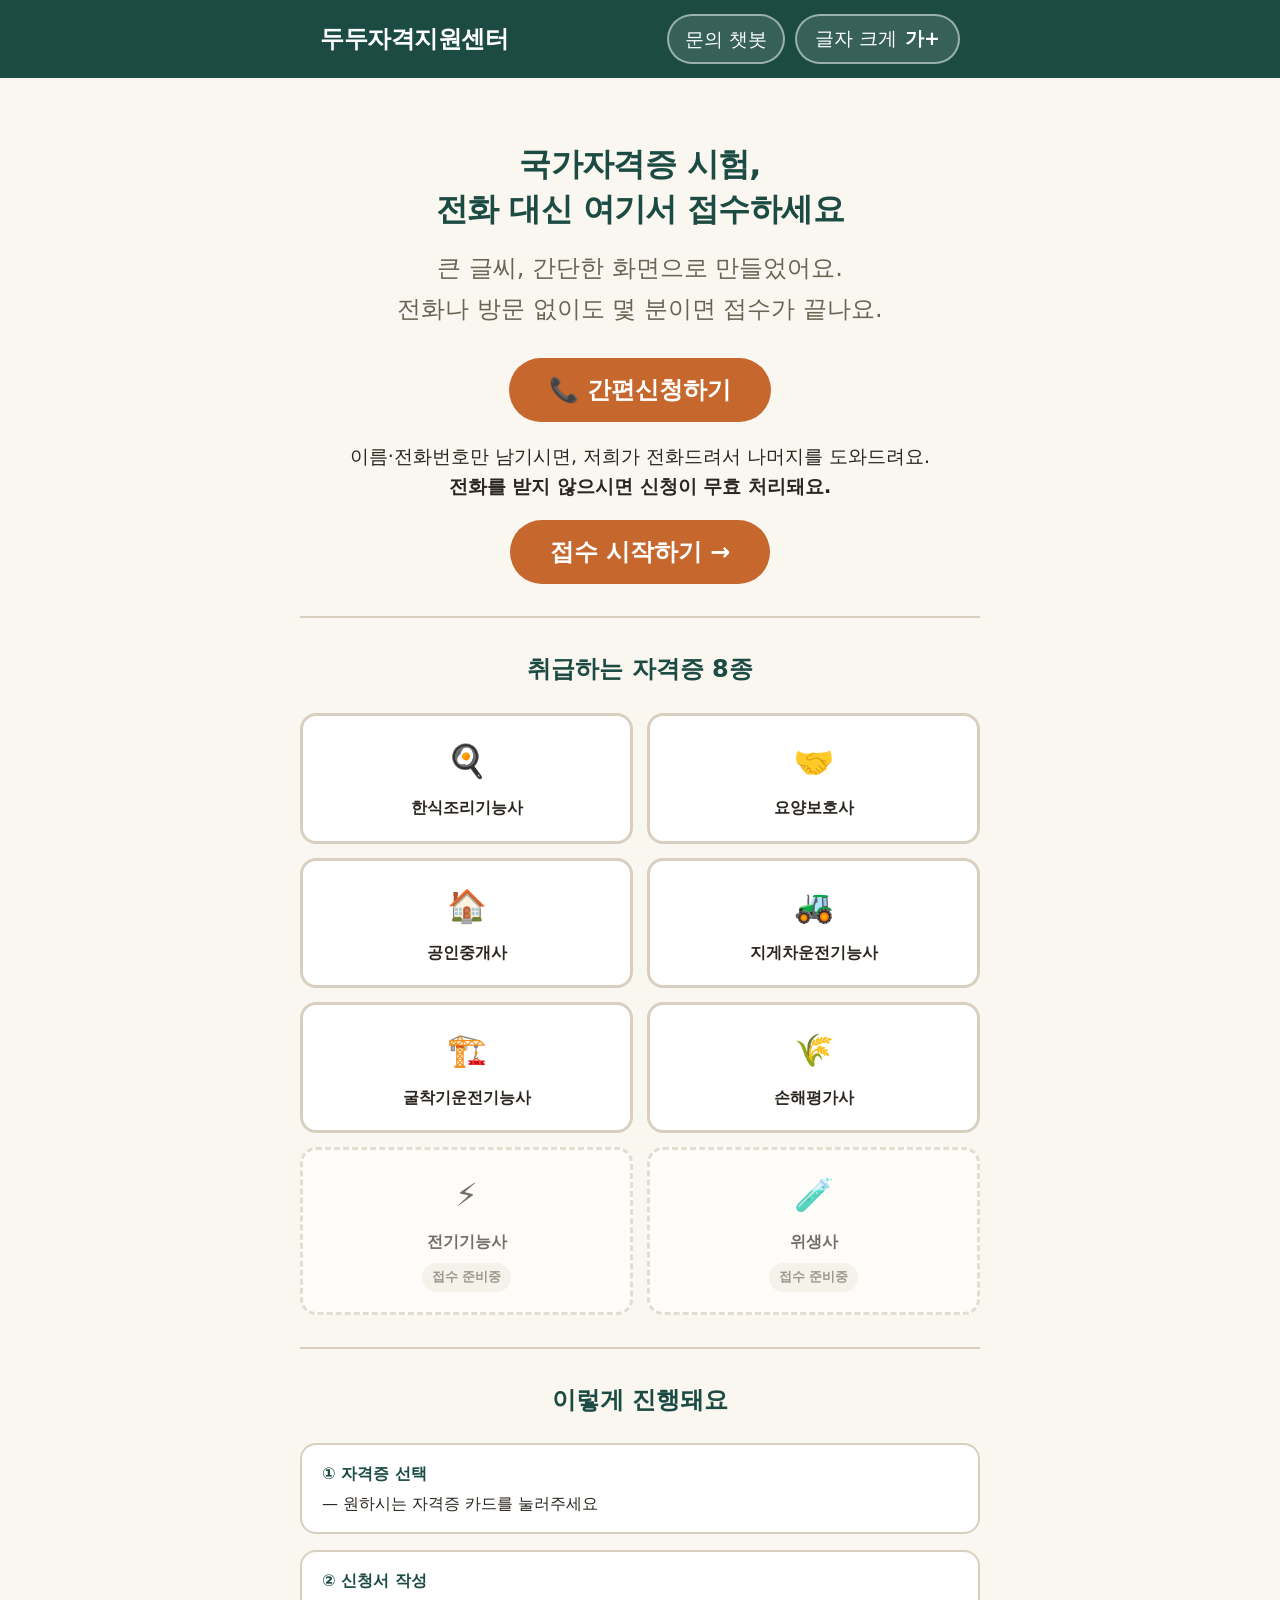
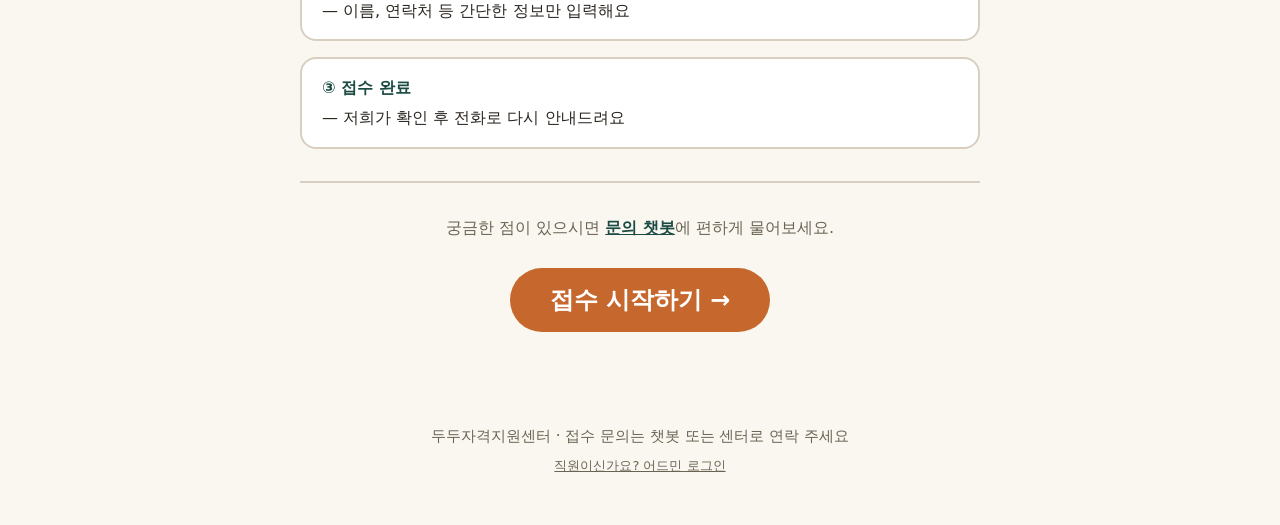
<file: index.html>
<!DOCTYPE html>
<html lang="ko">

<head>
    <meta charset="UTF-8">
    <meta name="viewport" content="width=device-width, initial-scale=1.0, maximum-scale=3.0">
    <title>두두자격지원센터</title>
    <link rel="stylesheet" href="styles.css">
    <link rel="stylesheet" href="home.css">
</head>

<body>

    <header class="top-bar">
        <div class="top-bar__inner">
            <span class="top-bar__logo">두두자격지원센터</span>
            <nav class="top-bar__nav">
                <a href="chatbot.html" class="font-toggle">문의 챗봇</a>
                <button type="button" id="fontToggle" class="font-toggle" aria-pressed="false">
                    <span class="font-toggle__label">글자 크게</span>
                    <span class="font-toggle__icon">가+</span>
                </button>
            </nav>
        </div>
    </header>

    <main class="home-page">

        <section class="home-hero">
            <h1 class="home-hero__title">국가자격증 시험,<br>전화 대신 여기서 접수하세요</h1>
            <p class="home-hero__desc">
                큰 글씨, 간단한 화면으로 만들었어요.<br>
                전화나 방문 없이도 몇 분이면 접수가 끝나요.
            </p>
            <a href="simple-apply.html" class="home-cta home-cta--simple">📞 간편신청하기</a>
            <p class="home-simple-notice">
                이름·전화번호만 남기시면, 저희가 전화드려서 나머지를 도와드려요.<br>
                <strong>전화를 받지 않으시면 신청이 무효 처리돼요.</strong>
            </p>

            <a href="apply.html" class="home-cta">접수 시작하기 →</a>
        </section>

        <section class="home-certs">
            <h2 class="home-section-title">취급하는 자격증 8종</h2>
            <div class="home-cert-grid">
                <div class="home-cert-item">
                    <span class="home-cert-item__icon" aria-hidden="true">🍳</span>
                    <span class="home-cert-item__name">한식조리기능사</span>
                </div>
                <div class="home-cert-item">
                    <span class="home-cert-item__icon" aria-hidden="true">🤝</span>
                    <span class="home-cert-item__name">요양보호사</span>
                </div>
                <div class="home-cert-item">
                    <span class="home-cert-item__icon" aria-hidden="true">🏠</span>
                    <span class="home-cert-item__name">공인중개사</span>
                </div>
                <div class="home-cert-item">
                    <span class="home-cert-item__icon" aria-hidden="true">🚜</span>
                    <span class="home-cert-item__name">지게차운전기능사</span>
                </div>
                <div class="home-cert-item">
                    <span class="home-cert-item__icon" aria-hidden="true">🏗️</span>
                    <span class="home-cert-item__name">굴착기운전기능사</span>
                </div>
                <div class="home-cert-item">
                    <span class="home-cert-item__icon" aria-hidden="true">🌾</span>
                    <span class="home-cert-item__name">손해평가사</span>
                </div>
                <div class="home-cert-item home-cert-item--soon">
                    <span class="home-cert-item__icon" aria-hidden="true">⚡</span>
                    <span class="home-cert-item__name">전기기능사</span>
                    <span class="home-cert-item__badge">접수 준비중</span>
                </div>
                <div class="home-cert-item home-cert-item--soon">
                    <span class="home-cert-item__icon" aria-hidden="true">🧪</span>
                    <span class="home-cert-item__name">위생사</span>
                    <span class="home-cert-item__badge">접수 준비중</span>
                </div>
            </div>
        </section>

        <section class="home-how">
            <h2 class="home-section-title">이렇게 진행돼요</h2>
            <ol class="home-steps">
                <li><strong>① 자격증 선택</strong> — 원하시는 자격증 카드를 눌러주세요</li>
                <li><strong>② 신청서 작성</strong> — 이름, 연락처 등 간단한 정보만 입력해요</li>
                <li><strong>③ 접수 완료</strong> — 저희가 확인 후 전화로 다시 안내드려요</li>
            </ol>
        </section>

        <section class="home-help">
            <p>궁금한 점이 있으시면 <a href="chatbot.html">문의 챗봇</a>에 편하게 물어보세요.</p>
            <a href="apply.html" class="home-cta home-cta--secondary">접수 시작하기 →</a>
        </section>

    </main>

    <footer class="page-footer">
        두두자격지원센터 · 접수 문의는 챗봇 또는 센터로 연락 주세요
        <br>
        <a href="admin.html" class="footer-staff-link">직원이신가요? 어드민 로그인</a>
    </footer>

    <script src="home.js"></script>
</body>

</html>
</file>
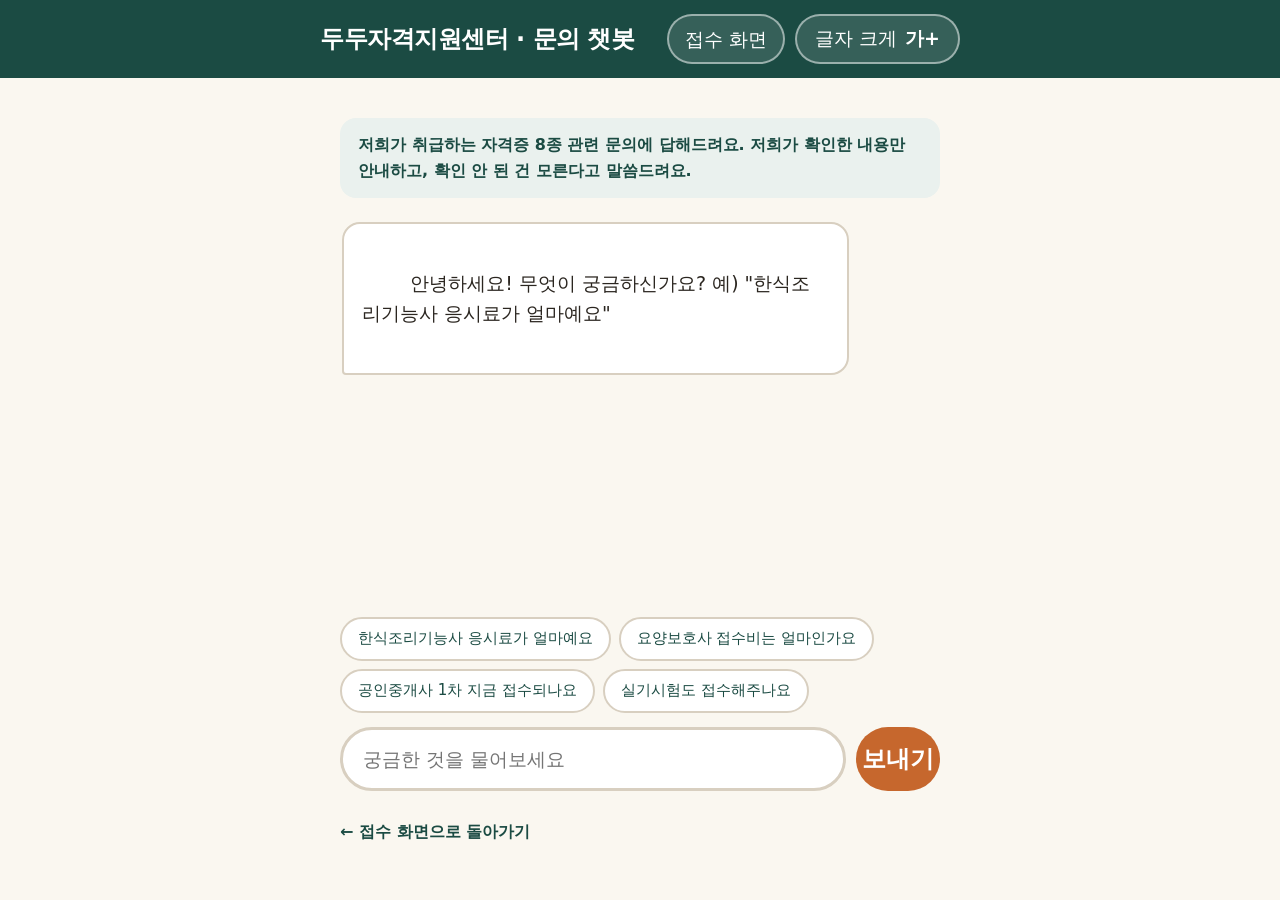
<file: chatbot.html>
<!DOCTYPE html>
<html lang="ko">

<head>
  <meta charset="UTF-8">
  <meta name="viewport" content="width=device-width, initial-scale=1.0, maximum-scale=3.0">
  <title>두두자격지원센터 - 문의 챗봇</title>
  <link rel="stylesheet" href="styles.css">
  <link rel="stylesheet" href="chatbot.css">
</head>

<body>

  <header class="top-bar">
    <div class="top-bar__inner">
      <span class="top-bar__logo">두두자격지원센터 · 문의 챗봇</span>
      <nav class="top-bar__nav">
        <a href="apply.html" class="font-toggle">접수 화면</a>
        <button type="button" id="fontToggle" class="font-toggle" aria-pressed="false">
          <span class="font-toggle__label">글자 크게</span>
          <span class="font-toggle__icon">가+</span>
        </button>
      </nav>
    </div>
  </header>

  <main class="chat-page">
    <p class="chat-page__notice">
      저희가 취급하는 자격증 8종 관련 문의에 답해드려요. 저희가 확인한 내용만 안내하고, 확인 안 된 건 모른다고 말씀드려요.
    </p>

    <div id="chatLog" class="chat-log" aria-live="polite">
      <div class="chat-bubble chat-bubble--bot">
        안녕하세요! 무엇이 궁금하신가요? 예) "한식조리기능사 응시료가 얼마예요"
      </div>
    </div>

    <div class="chat-examples" id="chatExamples">
      <button type="button" class="chat-chip">한식조리기능사 응시료가 얼마예요</button>
      <button type="button" class="chat-chip">요양보호사 접수비는 얼마인가요</button>
      <button type="button" class="chat-chip">공인중개사 1차 지금 접수되나요</button>
      <button type="button" class="chat-chip">실기시험도 접수해주나요</button>
    </div>

    <form id="chatForm" class="chat-input-bar">
      <input type="text" id="chatInput" placeholder="궁금한 것을 물어보세요" autocomplete="off" required>
      <button type="submit" id="chatSendBtn" class="submit-btn submit-btn--sm">보내기</button>
    </form>

    <a href="apply.html" class="back-btn chat-back-link">← 접수 화면으로 돌아가기</a>
  </main>

  <script src="chatbot.js"></script>
</body>

</html>
</file>
<file: styles.css>
/* ============================================
   두두자격지원센터 - 디자인 토큰
   대상: 50~70대 어르신, 컴퓨터 비숙련자
   원칙: 크게, 진하게, 한 화면에 하나의 결정만
   ============================================ */

:root {
  /* Color */
  --color-bg: #FAF7F0;
  /* 따뜻한 종이색 배경 */
  --color-ink: #2B2620;
  /* 본문 글자 - 완전 검정 대신 부드럽게 */
  --color-primary: #1B4B43;
  /* 짙은 솔잎색 - 신뢰감, 헤더/보조요소 */
  --color-accent: #C6672D;
  /* 벽돌빛 주황 - 행동 유도(제출/선택) */
  --color-accent-dark: #A6501F;
  --color-success: #3A7D44;
  --color-danger: #B3261E;
  --color-border: #D8CFC0;
  --color-card-bg: #FFFFFF;
  --color-muted: #6B6455;

  /* Type */
  --font-base: "Pretendard", -apple-system, "Malgun Gothic", system-ui, sans-serif;
  --fs-body: 19px;
  --fs-lg: 24px;
  --fs-xl: 32px;
  --fs-tag: 16px;

  /* Layout */
  --radius: 16px;
  --touch-min: 64px;
  --max-width: 640px;
}

body.font-large {
  --fs-body: 23px;
  --fs-lg: 28px;
  --fs-xl: 38px;
  --fs-tag: 19px;
}

* {
  box-sizing: border-box;
}

html,
body {
  margin: 0;
  padding: 0;
  background: var(--color-bg);
  color: var(--color-ink);
  font-family: var(--font-base);
  font-size: var(--fs-body);
  line-height: 1.6;
  -webkit-font-smoothing: antialiased;
}

button,
input,
select {
  font-family: inherit;
  font-size: inherit;
}

/* ---------- 상단바 ---------- */

.top-bar {
  background: var(--color-primary);
  color: #fff;
  padding: 14px 16px;
}

.top-bar__inner {
  max-width: var(--max-width);
  margin: 0 auto;
  display: flex;
  align-items: center;
  justify-content: space-between;
}

.top-bar__logo {
  font-size: var(--fs-lg);
  font-weight: 800;
  letter-spacing: -0.02em;
}

.font-toggle {
  display: flex;
  align-items: center;
  gap: 8px;
  background: rgba(255, 255, 255, 0.12);
  border: 2px solid rgba(255, 255, 255, 0.5);
  color: #fff;
  border-radius: 999px;
  padding: 10px 18px;
  cursor: pointer;
  min-height: 48px;
}

.font-toggle:hover,
.font-toggle[aria-pressed="true"] {
  background: rgba(255, 255, 255, 0.24);
}

.top-bar__nav {
  display: flex;
  align-items: center;
  gap: 10px;
}

a.font-toggle {
  text-decoration: none;
  display: inline-flex;
  align-items: center;
  min-height: 44px;
  padding: 8px 16px;
}

.font-toggle__icon {
  font-weight: 800;
}

/* ---------- 레이아웃 ---------- */

.page {
  max-width: var(--max-width);
  margin: 0 auto;
  padding: 32px 20px 64px;
}

.step--hidden {
  display: none;
}

.page-title {
  font-size: var(--fs-xl);
  font-weight: 800;
  letter-spacing: -0.02em;
  margin: 0 0 8px;
  color: var(--color-primary);
}

.page-sub {
  font-size: var(--fs-lg);
  color: var(--color-muted);
  margin: 0 0 28px;
}

/* ---------- 자격증 카드 ---------- */

.cert-grid {
  display: flex;
  flex-direction: column;
  gap: 16px;
}

.cert-card {
  display: flex;
  align-items: center;
  gap: 18px;
  width: 100%;
  min-height: var(--touch-min);
  background: var(--color-card-bg);
  border: 3px solid var(--color-border);
  border-radius: var(--radius);
  padding: 22px 24px;
  cursor: pointer;
  text-align: left;
  transition: border-color 0.15s ease, transform 0.1s ease;
}

.cert-card:hover,
.cert-card:focus-visible {
  border-color: var(--color-primary);
}

.cert-card:active {
  transform: scale(0.99);
}

.cert-card__icon {
  font-size: 40px;
  line-height: 1;
  flex-shrink: 0;
}

.cert-card__name {
  font-size: var(--fs-lg);
  font-weight: 700;
  flex-grow: 1;
}

.cert-card__tag {
  font-size: var(--fs-tag);
  color: var(--color-primary);
  background: #EAF1EE;
  padding: 6px 12px;
  border-radius: 999px;
  white-space: nowrap;
  flex-shrink: 0;
}

/* ---------- 비활성 카드 (접수 준비중) ---------- */

.cert-card--disabled {
  opacity: 0.6;
  cursor: not-allowed;
  border-style: dashed;
}

.cert-card--disabled:hover {
  border-color: var(--color-border);
  transform: none;
}

.cert-card__tag--disabled {
  color: var(--color-muted);
  background: #F2F0E9;
}

/* ---------- 뒤로가기 ---------- */

.back-btn {
  display: inline-flex;
  align-items: center;
  gap: 8px;
  background: none;
  border: none;
  color: var(--color-primary);
  font-size: var(--fs-tag);
  font-weight: 700;
  padding: 10px 0;
  margin-bottom: 12px;
  cursor: pointer;
  min-height: 44px;
}

/* ---------- 안내 배너 ---------- */

.notice {
  background: #FFF4E8;
  border: 2px solid #F0C89A;
  border-radius: var(--radius);
  padding: 16px 18px;
  font-size: var(--fs-tag);
  margin-bottom: 24px;
  display: none;
}

.notice.notice--show {
  display: block;
}

/* ---------- 폼 ---------- */

.apply-form {
  display: flex;
  flex-direction: column;
  gap: 24px;
}

.field label {
  display: block;
  font-size: var(--fs-tag);
  font-weight: 700;
  margin-bottom: 8px;
}

.required {
  color: var(--color-danger);
}

.field input,
.field select {
  width: 100%;
  min-height: var(--touch-min);
  border: 3px solid var(--color-border);
  border-radius: 12px;
  padding: 0 18px;
  background: #fff;
  color: var(--color-ink);
}

.field input:focus,
.field select:focus {
  outline: 3px solid var(--color-primary);
  outline-offset: 1px;
  border-color: var(--color-primary);
}

.field-hint {
  font-size: 15px;
  color: var(--color-muted);
  margin: 6px 0 0;
}

.field-error {
  font-size: 15px;
  color: var(--color-danger);
  font-weight: 700;
  margin: 6px 0 0;
  min-height: 20px;
}

/* ---------- 필드 그룹 ---------- */

.field-group {
  border: none;
  padding: 0;
  margin: 0 0 8px;
}

.field-group__title {
  font-size: var(--fs-tag);
  font-weight: 800;
  color: var(--color-primary);
  padding: 0 0 14px;
  border-bottom: 3px solid var(--color-border);
  margin-bottom: 20px;
  width: 100%;
}

.field-group .field {
  margin-bottom: 20px;
}

.field-group .field:last-child {
  margin-bottom: 0;
}

.field-pair {
  display: flex;
  gap: 14px;
}

.field-pair .field {
  flex: 1;
  min-width: 0;
}

/* ---------- 라디오 / 체크박스 ---------- */

.radio-row {
  display: flex;
  gap: 12px;
}

.radio-pill {
  flex: 1;
  display: flex;
  align-items: center;
  justify-content: center;
  gap: 8px;
  min-height: var(--touch-min);
  border: 3px solid var(--color-border);
  border-radius: 12px;
  font-weight: 700;
  cursor: pointer;
  background: #fff;
}

.radio-pill:has(input:checked) {
  border-color: var(--color-primary);
  background: #EAF1EE;
  color: var(--color-primary);
}

.radio-pill input {
  width: 22px;
  height: 22px;
  accent-color: var(--color-primary);
}

.checkbox-row {
  display: flex;
  align-items: center;
  gap: 10px;
  font-weight: 700;
  cursor: pointer;
  min-height: 44px;
}

.checkbox-row input {
  width: 24px;
  height: 24px;
  accent-color: var(--color-primary);
}

/* ---------- 힌트 블록형 (자동 계산값 안내) ---------- */

.field-hint--block {
  background: #F2F0E9;
  border-radius: 10px;
  padding: 12px 16px;
  margin: 0 0 4px;
  color: var(--color-primary);
  font-weight: 700;
}

/* ---------- 수수료 박스 ---------- */

.fee-box {
  display: flex;
  align-items: center;
  justify-content: space-between;
  background: #EAF1EE;
  border: 2px solid var(--color-primary);
  border-radius: 12px;
  padding: 16px 20px;
  margin-top: 4px;
}

.fee-box__label {
  font-size: var(--fs-tag);
  font-weight: 700;
  color: var(--color-primary);
}

.fee-box__amount {
  font-size: var(--fs-lg);
  font-weight: 800;
  color: var(--color-accent-dark);
}

/* ---------- 버튼 ---------- */

.submit-btn {
  min-height: var(--touch-min);
  background: var(--color-accent);
  color: #fff;
  border: none;
  border-radius: 999px;
  font-size: var(--fs-lg);
  font-weight: 800;
  cursor: pointer;
  transition: background 0.15s ease;
}

.submit-btn:hover {
  background: var(--color-accent-dark);
}

.submit-btn:disabled {
  background: var(--color-border);
  color: var(--color-muted);
  cursor: not-allowed;
}

.submit-status {
  text-align: center;
  font-weight: 700;
  min-height: 24px;
  color: var(--color-danger);
}

/* ---------- 완료 화면 ---------- */

.done-box {
  text-align: center;
  background: var(--color-card-bg);
  border: 3px solid var(--color-success);
  border-radius: var(--radius);
  padding: 40px 24px;
}

.done-box__icon {
  font-size: 56px;
  display: block;
  margin-bottom: 12px;
}

.done-box__note {
  font-size: var(--fs-tag);
  color: var(--color-muted);
  line-height: 1.8;
  margin: 20px 0 28px;
}

.done-box__note a {
  color: var(--color-primary);
  font-weight: 700;
}

.done-box .submit-btn {
  width: 100%;
}

/* ---------- 푸터 ---------- */

.page-footer {
  text-align: center;
  font-size: 15px;
  color: var(--color-muted);
  padding: 24px 20px 48px;
}

.footer-staff-link {
  display: inline-block;
  margin-top: 8px;
  color: var(--color-muted);
  font-size: 13px;
  text-decoration: underline;
}

/* ---------- 반응형 ---------- */

@media (min-width: 640px) {
  .page {
    padding-top: 48px;
  }
}

/* 키보드 포커스 명시 (접근성) */
:focus-visible {
  outline: 3px solid var(--color-primary);
  outline-offset: 2px;
}

@media (prefers-reduced-motion: reduce) {
  * {
    transition: none !important;
  }
}
</file>
<file: home.css>
/* ============================================
   두두자격지원센터 - 메인 화면 스타일
   ============================================ */

.home-page {
  max-width: 720px;
  margin: 0 auto;
  padding: 24px 20px 60px;
}

.home-hero {
  text-align: center;
  padding: 40px 12px 32px;
}

.home-hero__title {
  font-size: var(--fs-xl);
  font-weight: 800;
  color: var(--color-primary);
  line-height: 1.4;
  margin: 0 0 16px;
  letter-spacing: -0.02em;
}

.home-hero__desc {
  font-size: var(--fs-lg);
  color: var(--color-muted);
  line-height: 1.7;
  margin: 0 0 28px;
}

.home-cta {
  display: inline-block;
  background: var(--color-accent);
  color: #fff;
  text-decoration: none;
  font-size: var(--fs-lg);
  font-weight: 800;
  padding: 20px 40px;
  border-radius: 999px;
  min-height: var(--touch-min);
  line-height: calc(var(--touch-min) - 40px);
}

.home-cta:hover { background: var(--color-accent-dark); }

.home-cta--secondary {
  margin-top: 8px;
}

.home-section-title {
  font-size: var(--fs-lg);
  font-weight: 800;
  color: var(--color-primary);
  text-align: center;
  margin: 0 0 24px;
}

/* ---------- 취급 자격증 목록 ---------- */

.home-certs {
  padding: 32px 0;
  border-top: 2px solid var(--color-border);
}

.home-cert-grid {
  display: grid;
  grid-template-columns: repeat(2, 1fr);
  gap: 14px;
}

.home-cert-item {
  display: flex;
  flex-direction: column;
  align-items: center;
  gap: 8px;
  background: var(--color-card-bg);
  border: 3px solid var(--color-border);
  border-radius: var(--radius);
  padding: 20px 12px;
  text-align: center;
}

.home-cert-item__icon {
  font-size: 32px;
}

.home-cert-item__name {
  font-size: var(--fs-tag);
  font-weight: 700;
}

.home-cert-item--soon {
  opacity: 0.65;
  border-style: dashed;
}

.home-cert-item__badge {
  font-size: 13px;
  font-weight: 700;
  color: var(--color-muted);
  background: #F2F0E9;
  padding: 4px 10px;
  border-radius: 999px;
}

/* ---------- 진행 순서 ---------- */

.home-how {
  padding: 32px 0;
  border-top: 2px solid var(--color-border);
}

.home-steps {
  list-style: none;
  margin: 0;
  padding: 0;
  display: flex;
  flex-direction: column;
  gap: 16px;
}

.home-steps li {
  background: var(--color-card-bg);
  border: 2px solid var(--color-border);
  border-radius: var(--radius);
  padding: 16px 20px;
  font-size: var(--fs-tag);
  line-height: 1.6;
}

.home-steps strong {
  display: block;
  color: var(--color-primary);
  margin-bottom: 4px;
}

/* ---------- 하단 도움말 ---------- */

.home-help {
  text-align: center;
  padding: 32px 0 8px;
  border-top: 2px solid var(--color-border);
}

.home-help p {
  font-size: var(--fs-tag);
  color: var(--color-muted);
  margin: 0 0 20px;
}

.home-help a:not(.home-cta) {
  color: var(--color-primary);
  font-weight: 700;
}
</file>
<file: chatbot.css>
/* ============================================
   두두자격지원센터 - 챗봇 화면 스타일
   styles.css의 색상 토큰을 이어받아 쓴다.
   ============================================ */

.chat-page {
  max-width: var(--max-width);
  margin: 0 auto;
  padding: 24px 20px 32px;
  display: flex;
  flex-direction: column;
  min-height: calc(100vh - 80px);
}

.chat-page__notice {
  background: #EAF1EE;
  color: var(--color-primary);
  border-radius: var(--radius);
  padding: 14px 18px;
  font-size: var(--fs-tag);
  font-weight: 700;
  margin-bottom: 16px;
}

.chat-log {
  flex: 1;
  display: flex;
  flex-direction: column;
  gap: 14px;
  overflow-y: auto;
  padding: 8px 2px 16px;
  min-height: 240px;
}

.chat-bubble {
  max-width: 85%;
  padding: 14px 18px;
  border-radius: 18px;
  font-size: var(--fs-body);
  line-height: 1.6;
  white-space: pre-wrap;
}

.chat-bubble--bot {
  align-self: flex-start;
  background: #fff;
  border: 2px solid var(--color-border);
  border-bottom-left-radius: 4px;
}

.chat-bubble--user {
  align-self: flex-end;
  background: var(--color-primary);
  color: #fff;
  border-bottom-right-radius: 4px;
}

.chat-bubble__source {
  display: block;
  margin-top: 8px;
  font-size: 14px;
  color: var(--color-muted);
  font-weight: 700;
}

.chat-bubble--bot.chat-bubble--loading {
  color: var(--color-muted);
  font-style: normal;
}

.chat-examples {
  display: flex;
  flex-wrap: wrap;
  gap: 8px;
  margin-bottom: 14px;
}

.chat-chip {
  border: 2px solid var(--color-border);
  background: #fff;
  border-radius: 999px;
  padding: 10px 16px;
  font-size: 15px;
  color: var(--color-primary);
  cursor: pointer;
  min-height: 44px;
}

.chat-chip:hover {
  border-color: var(--color-primary);
}

.chat-input-bar {
  display: flex;
  gap: 10px;
}

.chat-input-bar input {
  flex: 1;
  min-height: var(--touch-min);
  border: 3px solid var(--color-border);
  border-radius: 999px;
  padding: 0 20px;
  font-size: var(--fs-body);
}

.chat-input-bar input:focus {
  outline: 3px solid var(--color-primary);
  outline-offset: 1px;
  border-color: var(--color-primary);
}

.chat-back-link {
  display: inline-block;
  margin-top: 18px;
  text-decoration: none;
}
</file>
